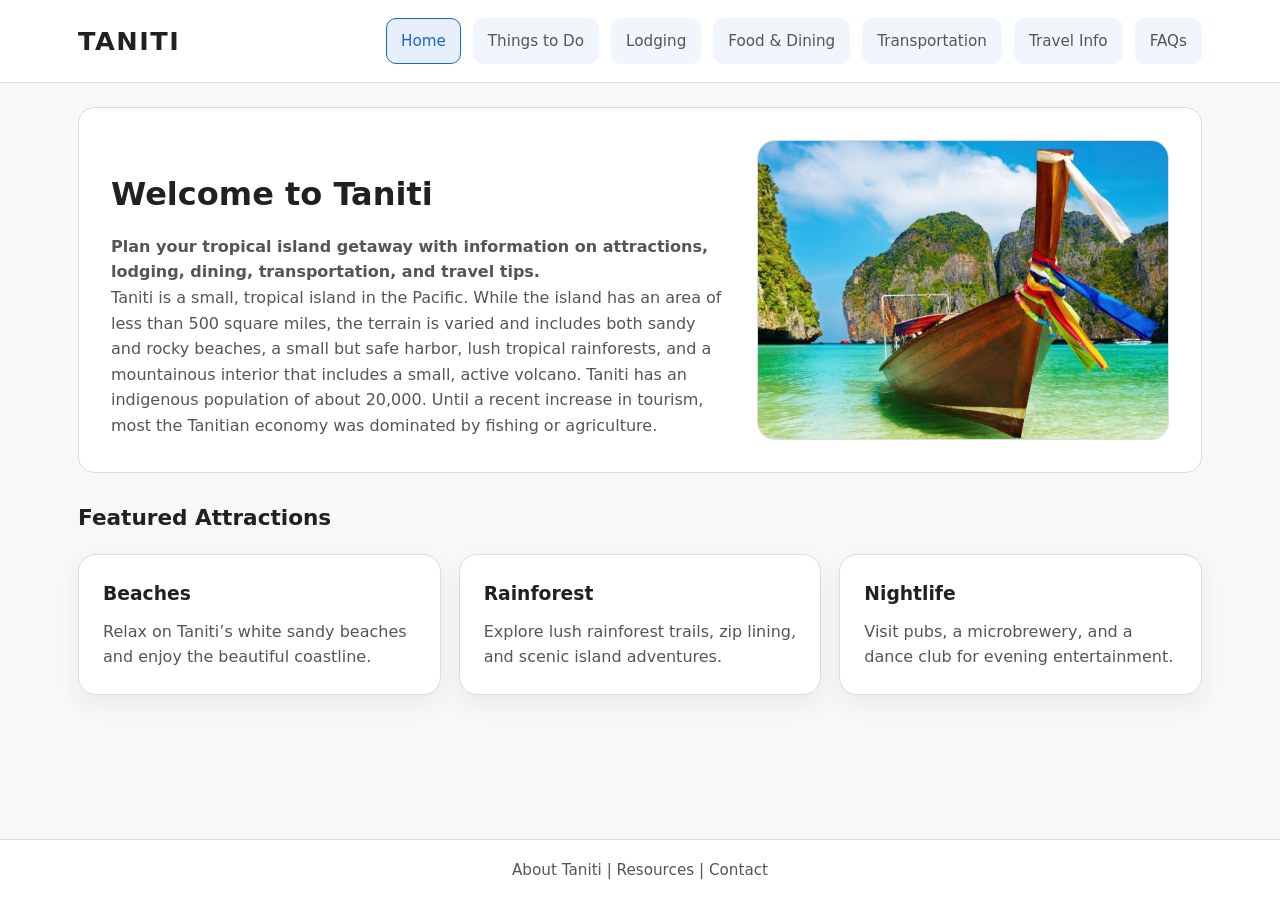
<file: index.html>
<!DOCTYPE html>
<html lang="en">
<head>
  <meta charset="UTF-8">
  <meta name="viewport" content="width=device-width, initial-scale=1.0">
  <title>Taniti | Home</title>
  <link rel="stylesheet" href="styles.css">
</head>
<body>
  <!-- Shared top navigation for every page -->
  <header class="site-header">
    <div class="header-inner">
      <div class="brand">TANITI</div>
      <nav class="main-nav" aria-label="Primary navigation">
        <a href="index.html" class="nav-link active">Home</a>
        <a href="things-to-do.html" class="nav-link">Things to Do</a>
        <a href="lodging.html" class="nav-link">Lodging</a>
        <a href="food-dining.html" class="nav-link">Food & Dining</a>
        <a href="transportation.html" class="nav-link">Transportation</a>
        <a href="travel-info.html" class="nav-link">Travel Info</a>
        <a href="faqs.html" class="nav-link">FAQs</a>
      </nav>
    </div>
  </header>

  <main class="page-content">
    <!-- Hero section for the home page -->
    <section class="hero-section">
      <div class="hero-copy">
        <h1>Welcome to Taniti</h1>
        <p><b>Plan your tropical island getaway with information on attractions, lodging, dining, transportation, and travel tips.</b></p>
        <p>Taniti is a small, tropical island in the Pacific. While the island has an area of less than 500 square miles, the
        terrain is varied and includes both sandy and rocky beaches, a small but safe harbor, lush tropical rainforests, and a
        mountainous interior that includes a small, active volcano. Taniti has an indigenous population of about 20,000. Until a
        recent increase in tourism, most the Tanitian economy was dominated by fishing or agriculture.</p>
      </div>
      <div class="hero-image">
        <img src="images/boat.jpg" alt="Boat near the island of Taniti">
      </div>
    </section>

    <section class="card-section">
      <h2>Featured Attractions</h2>
      <div class="card-grid">
        <article class="card">
          <h3>Beaches</h3>
          <p>Relax on Taniti’s white sandy beaches and enjoy the beautiful coastline.</p>
        </article>
        <article class="card">
          <h3>Rainforest</h3>
          <p>Explore lush rainforest trails, zip lining, and scenic island adventures.</p>
        </article>
        <article class="card">
          <h3>Nightlife</h3>
          <p>Visit pubs, a microbrewery, and a dance club for evening entertainment.</p>
        </article>
      </div>
    </section>
  </main>

  <!-- Simple footer for every page -->
  <footer class="site-footer">
    <p>About Taniti | Resources | Contact</p>
  </footer>
</body>
</html>
</file>
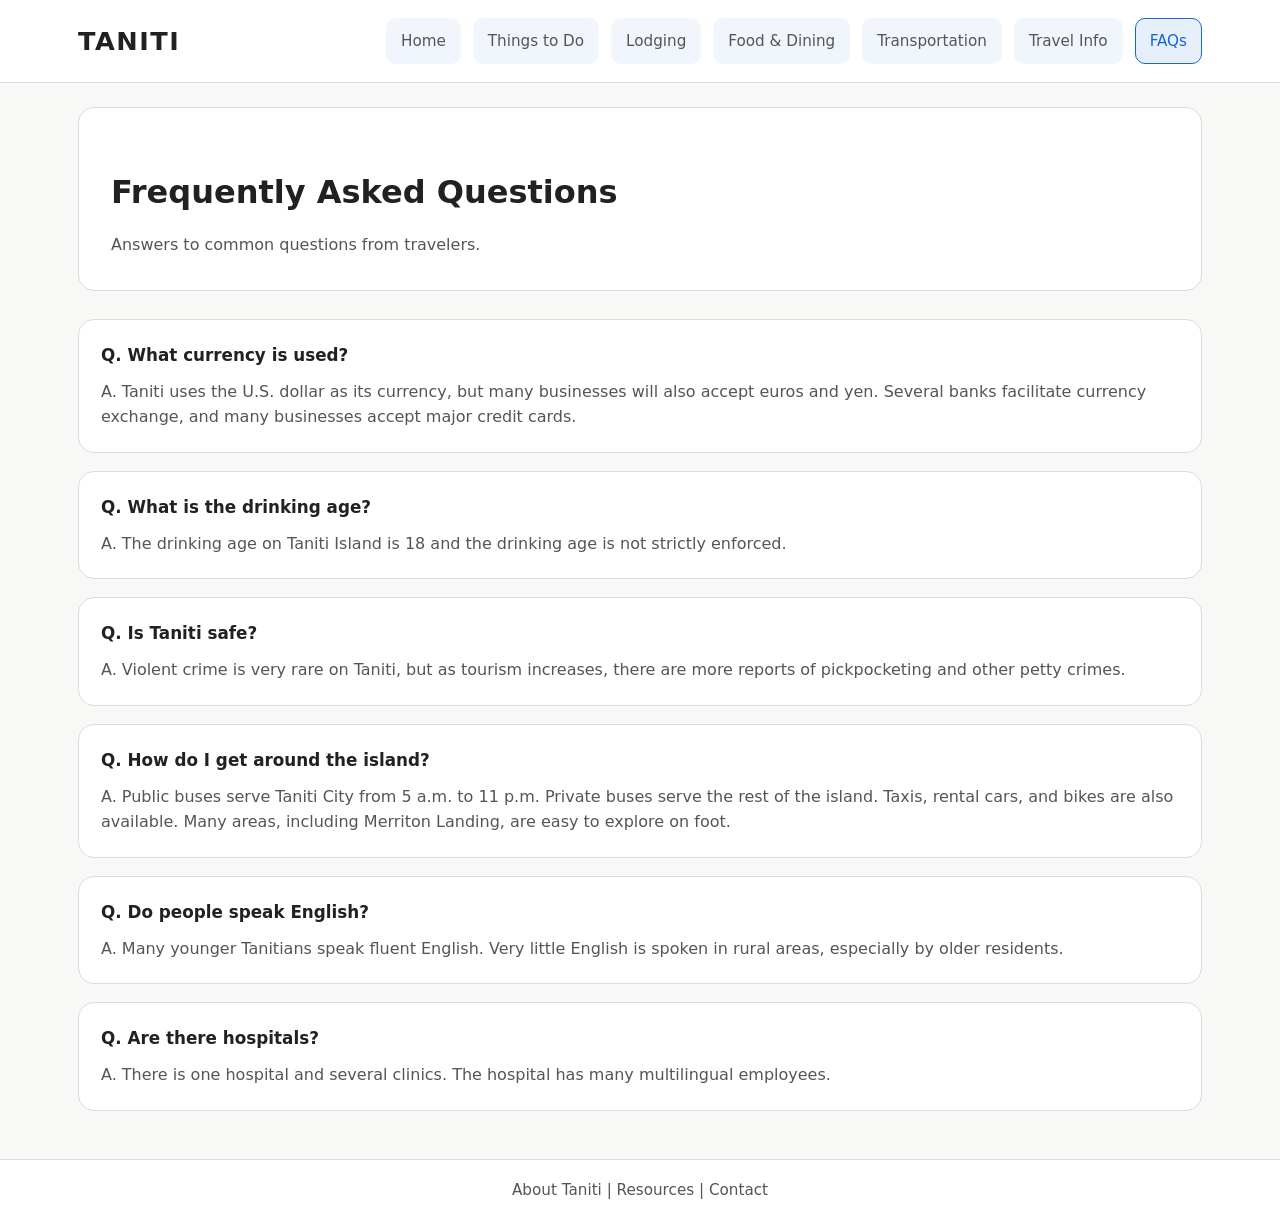
<file: faqs.html>
<!DOCTYPE html>
<html lang="en">
<head>
  <meta charset="UTF-8">
  <meta name="viewport" content="width=device-width, initial-scale=1.0">
  <title>Taniti | FAQs</title>
  <link rel="stylesheet" href="styles.css">
</head>
<body>
  <header class="site-header">
    <div class="header-inner">
      <div class="brand">TANITI</div>
      <nav class="main-nav" aria-label="Primary navigation">
        <a href="index.html" class="nav-link">Home</a>
        <a href="things-to-do.html" class="nav-link ">Things to Do</a>
        <a href="lodging.html" class="nav-link">Lodging</a>
        <a href="food-dining.html" class="nav-link">Food & Dining</a>
        <a href="transportation.html" class="nav-link">Transportation</a>
        <a href="travel-info.html" class="nav-link">Travel Info</a>
        <a href="faqs.html" class="nav-link active">FAQs</a>
      </nav>
    </div>
  </header>

  <main class="page-content">
    <section class="hero-section small-hero">
      <div class="hero-copy">
        <h1>Frequently Asked Questions</h1>
        <p>Answers to common questions from travelers.</p>
      </div>
    </section>

    <section class="faq-section">
      <article class="faq-item">
        <h2>Q. What currency is used?</h2>
        <p>A. Taniti uses the U.S. dollar as its currency, but many businesses will also accept euros and yen. Several banks facilitate currency exchange, and many businesses accept major credit cards.</p>
      </article>
      <article class="faq-item">
        <h2>Q. What is the drinking age?</h2>
        <p>A. The drinking age on Taniti Island is 18 and the drinking age is not strictly enforced.</p>
      </article>
      <article class="faq-item">
        <h2>Q. Is Taniti safe?</h2>
        <p>A. Violent crime is very rare on Taniti, but as tourism increases, there are more reports of pickpocketing and other petty crimes.</p>
      </article>
      <article class="faq-item">
        <h2>Q. How do I get around the island?</h2>
        <p>A. Public buses serve Taniti City from 5 a.m. to 11 p.m. Private buses serve the rest of the island. Taxis, rental cars, and bikes are also available. Many areas, including Merriton Landing, are easy to explore on foot.</p>
      </article>
      <article class="faq-item">
        <h2>Q. Do people speak English?</h2>
        <p>A. Many younger Tanitians speak fluent English. Very little English is spoken in rural areas, especially by older residents.</p>
      </article>
      <article class="faq-item">
        <h2>Q. Are there hospitals?</h2>
        <p>A. There is one hospital and several clinics. The hospital has many multilingual employees.</p>
      </article>
    </section>
  </main>

  <footer class="site-footer">
    <p>About Taniti | Resources | Contact</p>
  </footer>
</body>
</html>
</file>
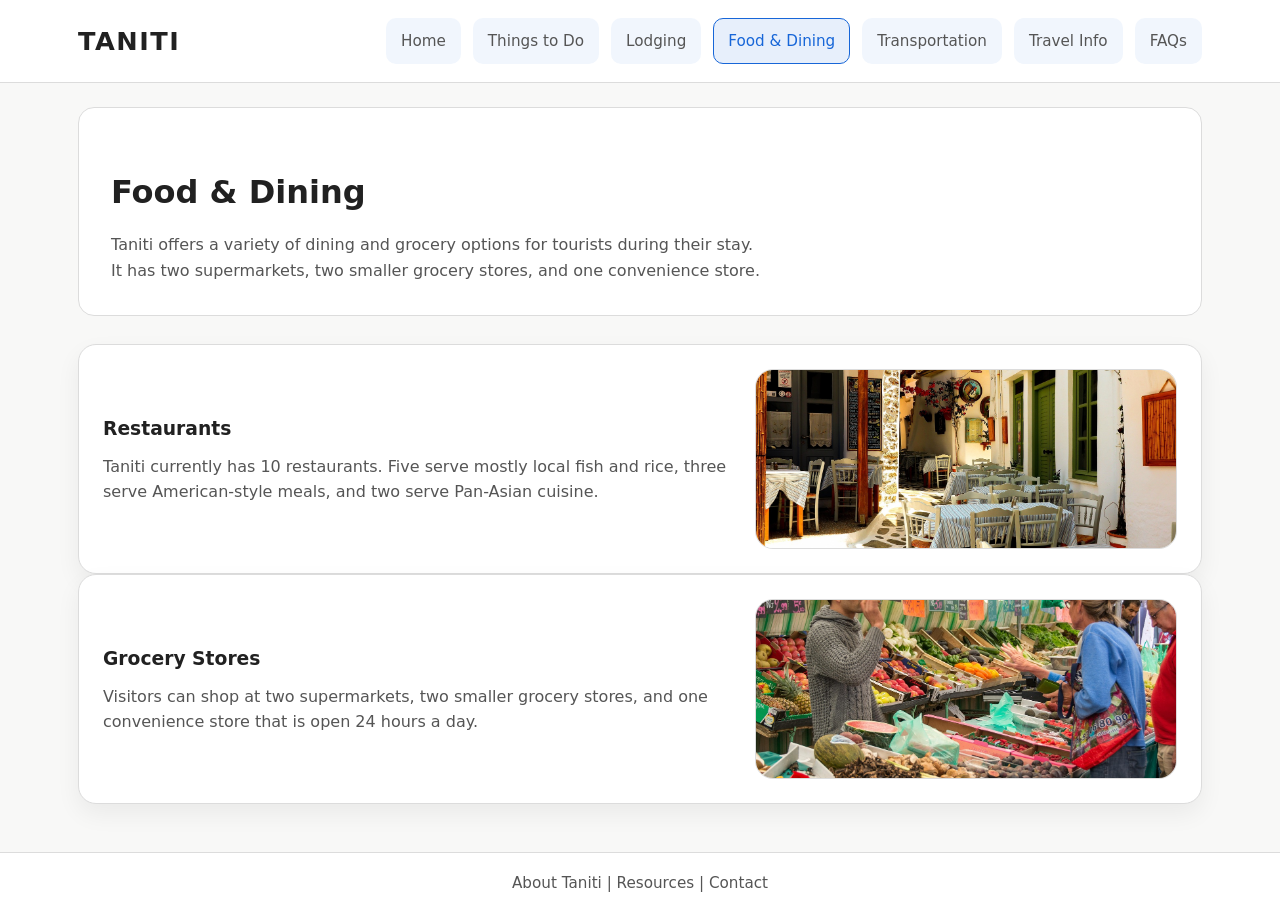
<file: food-dining.html>
<!DOCTYPE html>
<html lang="en">

<head>
  <meta charset="UTF-8">
  <meta name="viewport" content="width=device-width, initial-scale=1.0">
  <title>Taniti | Food & Dining</title>
  <link rel="stylesheet" href="styles.css">
</head>

<body>
  <header class="site-header">
    <div class="header-inner">
      <div class="brand">TANITI</div>
      <nav class="main-nav" aria-label="Primary navigation">
        <a href="index.html" class="nav-link">Home</a>
        <a href="things-to-do.html" class="nav-link">Things to Do</a>
        <a href="lodging.html" class="nav-link">Lodging</a>
        <a href="food-dining.html" class="nav-link active">Food & Dining</a>
        <a href="transportation.html" class="nav-link">Transportation</a>
        <a href="travel-info.html" class="nav-link">Travel Info</a>
        <a href="faqs.html" class="nav-link">FAQs</a>
      </nav>
    </div>
  </header>

  <main class="page-content">
    <section class="hero-section small-hero">
      <div class="hero-copy">
        <h1>Food & Dining</h1>
        <p>Taniti offers a variety of dining and grocery options for tourists during their stay.</p>
        <p>It has two supermarkets, two smaller grocery stores, and one convenience store.</p>
      </div>

    </section>

    <section class="card-section two-column-grid">
      <article class="card wide-card media-card">
        <div class="card-copy">
          <h3>Restaurants</h3>
          <p>Taniti currently has 10 restaurants. Five serve mostly local fish and rice, three serve American-style meals,
            and two serve Pan-Asian cuisine.</p>
        </div>
        <div class="card-image">
          <img src="images/restaurant.jpg" alt="Restaurant on Taniti">
        </div>
      </article>
    
      <article class="card wide-card media-card">
        <div class="card-copy">
          <h3>Grocery Stores</h3>
          <p>Visitors can shop at two supermarkets, two smaller grocery stores, and one convenience store that is open 24
            hours a day.</p>
        </div>
        <div class="card-image">
          <img src="images/market.jpg" alt="Grocery stores on Taniti">
        </div>
      </article>
    </section>
  </main>

  <footer class="site-footer">
    <p>About Taniti | Resources | Contact</p>
  </footer>
</body>

</html>
</file>
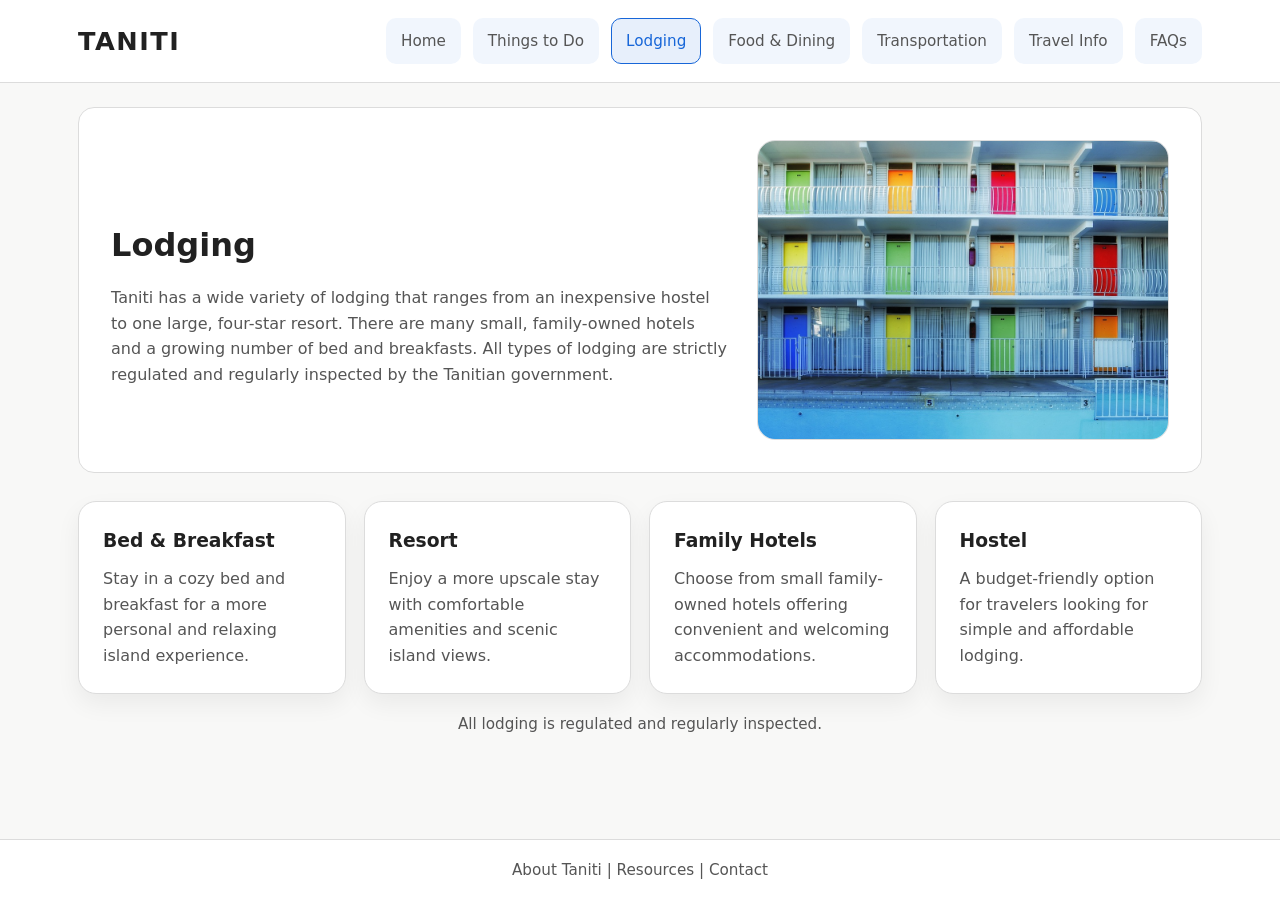
<file: lodging.html>
<!DOCTYPE html>
<html lang="en">
<head>
  <meta charset="UTF-8">
  <meta name="viewport" content="width=device-width, initial-scale=1.0">
  <title>Taniti | Lodging</title>
  <link rel="stylesheet" href="styles.css">
</head>
<body>
  <header class="site-header">
    <div class="header-inner">
      <div class="brand">TANITI</div>
      <nav class="main-nav" aria-label="Primary navigation">
        <a href="index.html" class="nav-link">Home</a>
        <a href="things-to-do.html" class="nav-link">Things to Do</a>
        <a href="lodging.html" class="nav-link active">Lodging</a>
        <a href="food-dining.html" class="nav-link">Food & Dining</a>
        <a href="transportation.html" class="nav-link">Transportation</a>
        <a href="travel-info.html" class="nav-link">Travel Info</a>
        <a href="faqs.html" class="nav-link">FAQs</a>
      </nav>
    </div>
  </header>

  <main class="page-content">
    <section class="hero-section">
      <div class="hero-copy">
        <h1>Lodging</h1>
        <p>Taniti has a wide variety of lodging that ranges from an inexpensive hostel to one large, four-star resort. There are
        many small, family-owned hotels and a growing number of bed and breakfasts. All types of lodging are strictly regulated
        and regularly inspected by the Tanitian government.</p>
      </div>
      <div class="hero-image">
        <img src="images/lodging.jpg" alt="Lodging options on Taniti">
      </div>
    </section>

    <section class="card-section">
      <div class="card-grid four-column">
        <article class="card">
          <h3>Bed &amp; Breakfast</h3>
          <p>Stay in a cozy bed and breakfast for a more personal and relaxing island experience.</p>
        </article>
        <article class="card">
          <h3>Resort</h3>
          <p>Enjoy a more upscale stay with comfortable amenities and scenic island views.</p>
        </article>
        <article class="card">
          <h3>Family Hotels</h3>
          <p>Choose from small family-owned hotels offering convenient and welcoming accommodations.</p>
        </article>
        <article class="card">
          <h3>Hostel</h3>
          <p>A budget-friendly option for travelers looking for simple and affordable lodging.</p>
        </article>
      </div>
      <p class="notice">All lodging is regulated and regularly inspected.</p>
    </section>
  </main>

  <footer class="site-footer">
    <p>About Taniti | Resources | Contact</p>
  </footer>
</body>
</html>
</file>
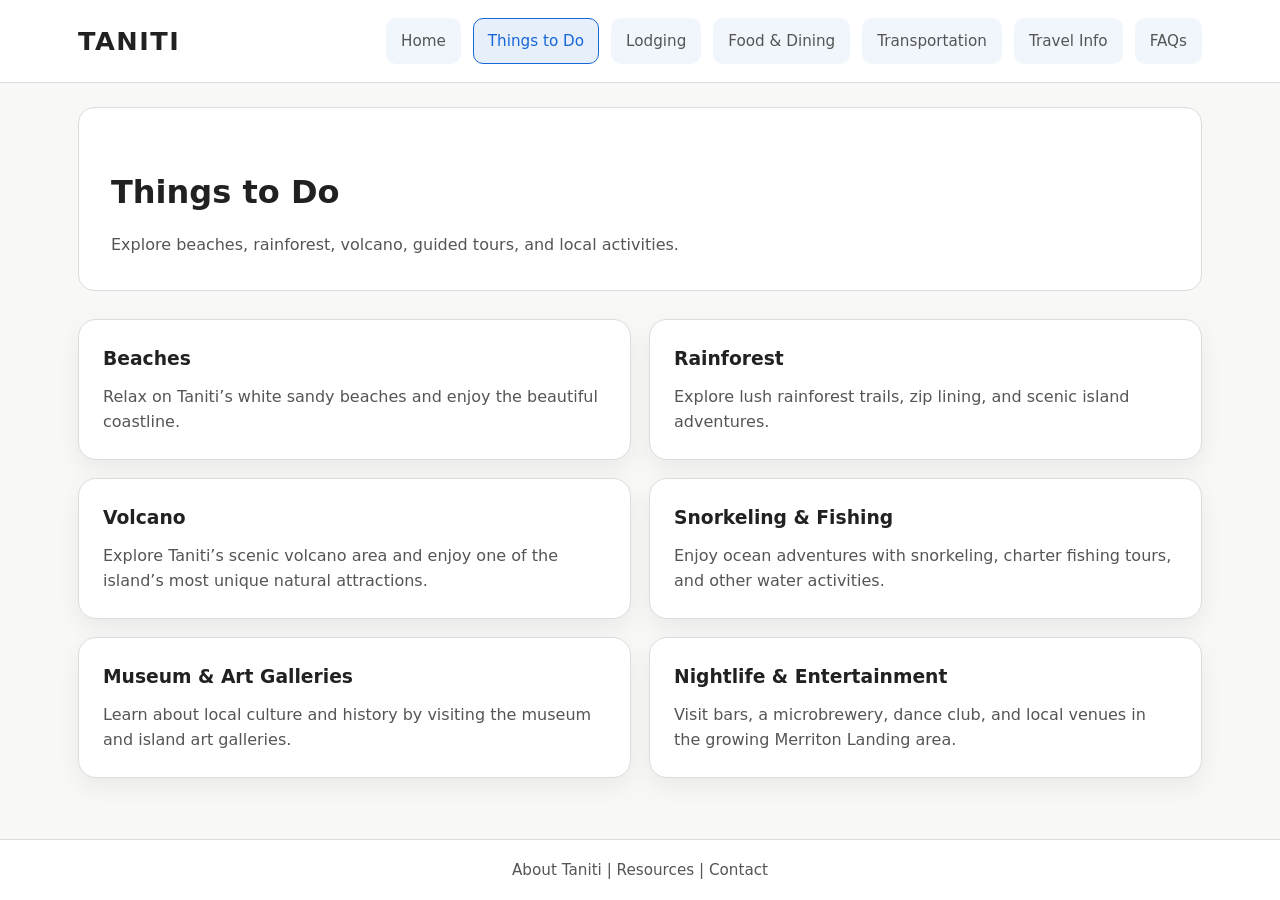
<file: things-to-do.html>
<!DOCTYPE html>
<html lang="en">
<head>
  <meta charset="UTF-8">
  <meta name="viewport" content="width=device-width, initial-scale=1.0">
  <title>Taniti | Things to Do</title>
  <link rel="stylesheet" href="styles.css">
</head>
<body>
  <header class="site-header">
    <div class="header-inner">
      <div class="brand">TANITI</div>
      <nav class="main-nav" aria-label="Primary navigation">
        <a href="index.html" class="nav-link">Home</a>
        <a href="things-to-do.html" class="nav-link active">Things to Do</a>
        <a href="lodging.html" class="nav-link">Lodging</a>
        <a href="food-dining.html" class="nav-link">Food & Dining</a>
        <a href="transportation.html" class="nav-link">Transportation</a>
        <a href="travel-info.html" class="nav-link">Travel Info</a>
        <a href="faqs.html" class="nav-link">FAQs</a>
      </nav>
    </div>
  </header>

  <main class="page-content">
    <section class="hero-section small-hero">
      <div class="hero-copy">
        <h1>Things to Do</h1>
        <p>Explore beaches, rainforest, volcano, guided tours, and local activities.</p>
      </div>
    </section>

    <section class="card-section">
      <div class="card-grid two-column">
        <article class="card">
          <h3>Beaches</h3>
          <p>Relax on Taniti’s white sandy beaches and enjoy the beautiful coastline.</p>
        </article>
        <article class="card">
          <h3>Rainforest</h3>
          <p>Explore lush rainforest trails, zip lining, and scenic island adventures.</p>
        </article>
        <article class="card">
          <h3>Volcano</h3>
          <p>Explore Taniti’s scenic volcano area and enjoy one of the island’s most unique natural attractions.</p>
        </article>
        <article class="card">
          <h3>Snorkeling &amp; Fishing</h3>
          <p>Enjoy ocean adventures with snorkeling, charter fishing tours, and other water activities.</p>
        </article>
        <article class="card">
          <h3>Museum &amp; Art Galleries</h3>
          <p>Learn about local culture and history by visiting the museum and island art galleries.</p>
        </article>
        <article class="card">
          <h3>Nightlife &amp; Entertainment</h3>
          <p>Visit bars, a microbrewery, dance club, and local venues in the growing Merriton Landing area.</p>
        </article>
      </div>
    </section>
  </main>

  <footer class="site-footer">
    <p>About Taniti | Resources | Contact</p>
  </footer>
</body>
</html>
</file>
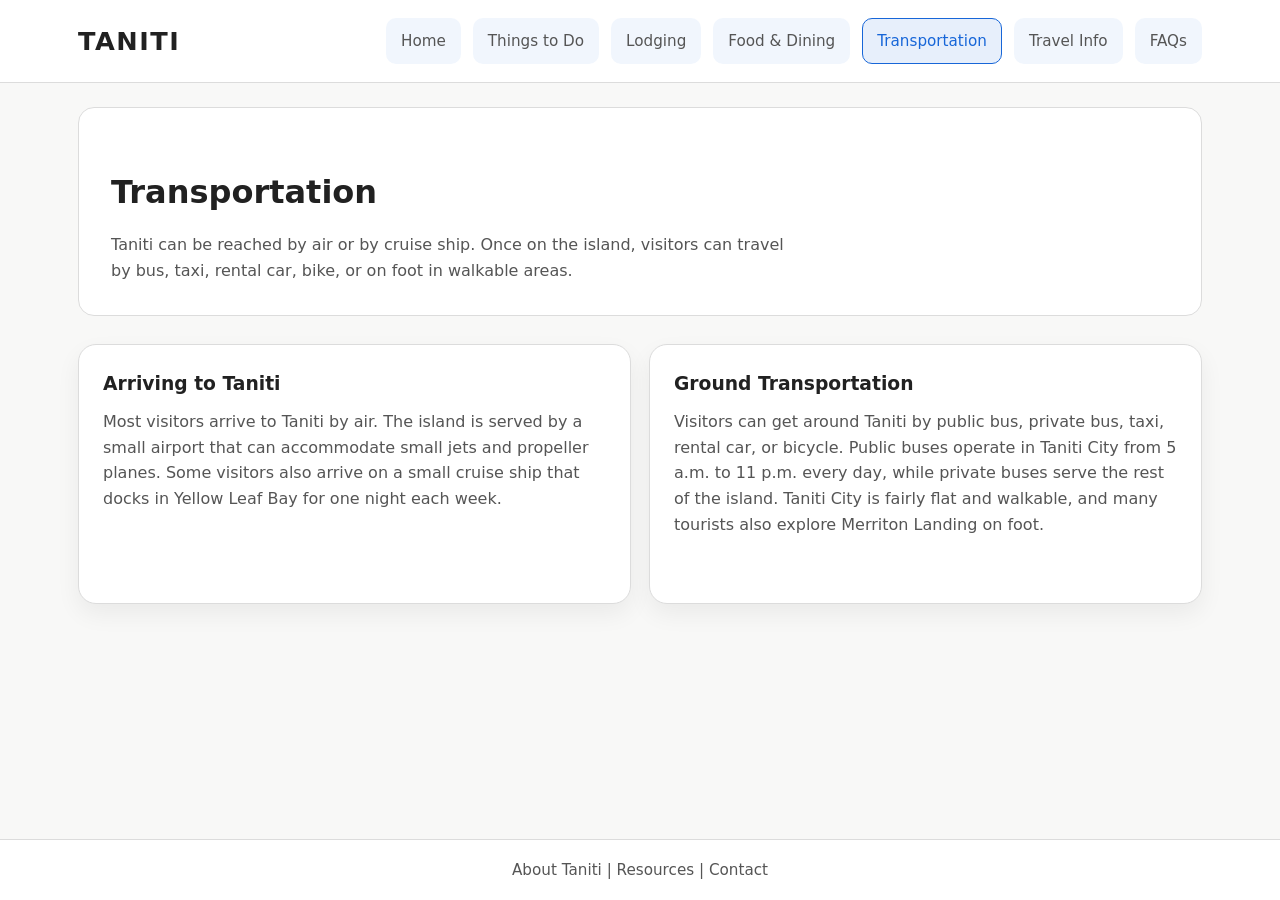
<file: transportation.html>
<!DOCTYPE html>
<html lang="en">
<head>
  <meta charset="UTF-8">
  <meta name="viewport" content="width=device-width, initial-scale=1.0">
  <title>Taniti | Transportation</title>
  <link rel="stylesheet" href="styles.css">
</head>
<body>
  <header class="site-header">
    <div class="header-inner">
      <div class="brand">TANITI</div>
      <nav class="main-nav" aria-label="Primary navigation">
        <a href="index.html" class="nav-link">Home</a>
        <a href="things-to-do.html" class="nav-link">Things to Do</a>
        <a href="lodging.html" class="nav-link">Lodging</a>
        <a href="food-dining.html" class="nav-link">Food & Dining</a>
        <a href="transportation.html" class="nav-link active">Transportation</a>
        <a href="travel-info.html" class="nav-link">Travel Info</a>
        <a href="faqs.html" class="nav-link">FAQs</a>
      </nav>
    </div>
  </header>

  <main class="page-content">
    <section class="hero-section small-hero">
      <div class="hero-copy">
        <h1>Transportation</h1>
        <p>Taniti can be reached by air or by cruise ship. Once on the island, visitors can travel by bus, taxi, rental car, bike,
        or on foot in walkable areas.</p>
      </div>
    </section>

    <section class="transport-grid">
      <article class="card transport-card">
        <h3>Arriving to Taniti</h3>
        <p>Most visitors arrive to Taniti by air. The island is served by a small airport that can accommodate small jets and
        propeller planes. Some visitors also arrive on a small cruise ship that docks in Yellow Leaf Bay for one night each
        week.</p>
      </article>
      <article class="card transport-card">
        <h3>Ground Transportation</h3>
        <p>Visitors can get around Taniti by public bus, private bus, taxi, rental car, or bicycle. Public buses operate in Taniti
        City from 5 a.m. to 11 p.m. every day, while private buses serve the rest of the island. Taniti City is fairly flat and
        walkable, and many tourists also explore Merriton Landing on foot.</p>
      </article>
    </section>
  </main>

  <footer class="site-footer">
    <p>About Taniti | Resources | Contact</p>
  </footer>
</body>
</html>
</file>
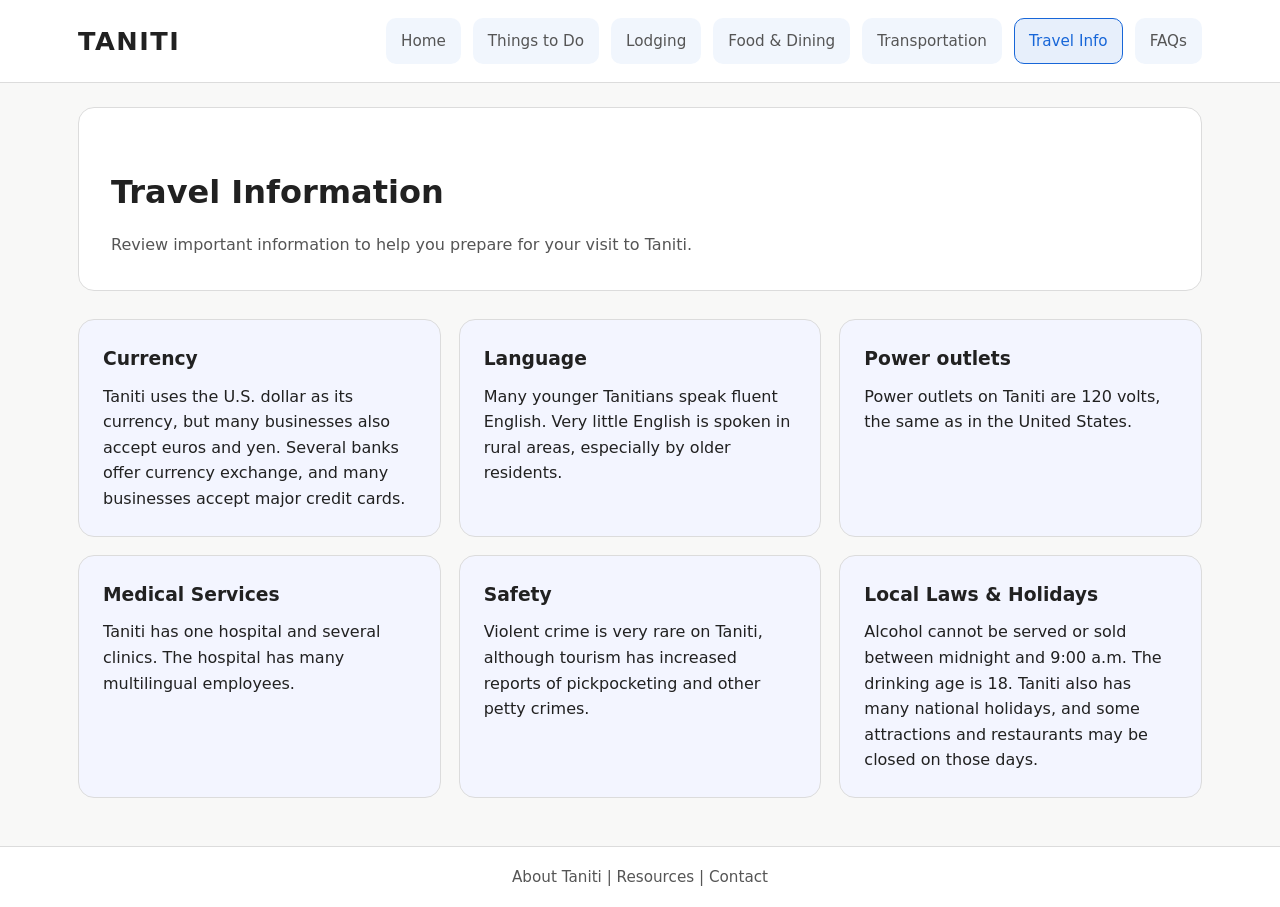
<file: travel-info.html>
<!DOCTYPE html>
<html lang="en">
<head>
  <meta charset="UTF-8">
  <meta name="viewport" content="width=device-width, initial-scale=1.0">
  <title>Taniti | Travel Info</title>
  <link rel="stylesheet" href="styles.css">
</head>
<body>
  <header class="site-header">
    <div class="header-inner">
      <div class="brand">TANITI</div>
      <nav class="main-nav" aria-label="Primary navigation">
        <a href="index.html" class="nav-link">Home</a>
        <a href="things-to-do.html" class="nav-link">Things to Do</a>
        <a href="lodging.html" class="nav-link">Lodging</a>
        <a href="food-dining.html" class="nav-link">Food & Dining</a>
        <a href="transportation.html" class="nav-link">Transportation</a>
        <a href="travel-info.html" class="nav-link active">Travel Info</a>
        <a href="faqs.html" class="nav-link">FAQs</a>
      </nav>
    </div>
  </header>

  <main class="page-content">
    <section class="hero-section small-hero">
      <div class="hero-copy">
        <h1>Travel Information</h1>
        <p>Review important information to help you prepare for your visit to Taniti.</p>
      </div>
    </section>

    <section class="info-grid">
      <article class="info-card">
        <h3>Currency</h3>
        <p>Taniti uses the U.S. dollar as its currency, but many businesses also accept euros and yen. Several banks offer currency exchange, and many businesses accept major credit cards.</p>
      </article>
      <article class="info-card">
        <h3>Language</h3>
        <p>Many younger Tanitians speak fluent English. Very little English is spoken in rural areas, especially by older residents.</p>
      </article>
      <article class="info-card">
        <h3>Power outlets</h3>
        <p>Power outlets on Taniti are 120 volts, the same as in the United States.</p>
      </article>
      <article class="info-card">
        <h3>Medical Services</h3>
        <p>Taniti has one hospital and several clinics. The hospital has many multilingual employees.</p>
      </article>
      <article class="info-card">
        <h3>Safety</h3>
        <p>Violent crime is very rare on Taniti, although tourism has increased reports of pickpocketing and other petty crimes.</p>
      </article>
      <article class="info-card">
        <h3>Local Laws &amp; Holidays</h3>
        <p>Alcohol cannot be served or sold between midnight and 9:00 a.m. The drinking age is 18. Taniti also has many national holidays, and some attractions and restaurants may be closed on those days.</p>
      </article>
    </section>
  </main>

  <footer class="site-footer">
    <p>About Taniti | Resources | Contact</p>
  </footer>
</body>
</html>
</file>
<file: styles.css>
:root {
  --bg: #f8f8f7;
  --surface: #ffffff;
  --border: #dcdcdc;
  --text: #212121;
  --muted: #555555;
  --accent: #1766d8;
  --shadow: 0 10px 25px rgba(0, 0, 0, 0.06);
  --radius: 16px;
}

/* Global page styles */
* {
  box-sizing: border-box;
}

html,
body {
  height: 100%;
  margin: 0;
}

html {
  scroll-behavior: smooth;
}

body {
  min-height: 100vh;
  display: flex;
  flex-direction: column;
  font-family: Inter, system-ui, sans-serif;
  color: var(--text);
  background: var(--bg);
  line-height: 1.6;
}

a {
  color: inherit;
  text-decoration: none;
}

p {
  margin: 0;
}

/* Page wrapper and spacing */
.page-content {
  flex: 1;
  max-width: 1180px;
  margin: 0 auto;
  padding: 24px 28px 48px;
  width: 100%;
}

/* Header navigation */
.site-header {
  background: var(--surface);
  border-bottom: 1px solid var(--border);
  position: sticky;
  top: 0;
  z-index: 10;
}

.header-inner {
  max-width: 1180px;
  margin: 0 auto;
  padding: 18px 28px;
  display: flex;
  align-items: center;
  justify-content: space-between;
  gap: 24px;
}
.brand {
  font-size: 1.6rem;
  font-weight: 700;
  letter-spacing: 0.06em;
}
.main-nav {
  display: flex;
  flex-wrap: wrap;
  gap: 12px;
}
.nav-link {
  display: inline-block;
  padding: 10px 14px;
  border: 1px solid transparent;
  border-radius: 10px;
  background: rgba(23, 102, 216, 0.06);
  color: var(--muted);
  font-size: 0.95rem;
}
.nav-link:hover,
.nav-link:focus-visible {
  background: rgba(23, 102, 216, 0.12);
  color: var(--text);
}
.nav-link.active {
  border-color: var(--accent);
  color: var(--accent);
  background: rgba(23, 102, 216, 0.1);
}

/* Hero sections */
.hero-section {
  display: grid;
  grid-template-columns: 1.2fr 0.8fr;
  gap: 28px;
  align-items: center;
  background: var(--surface);
  border: 1px solid var(--border);
  border-radius: var(--radius);
  padding: 32px;
  margin-bottom: 28px;
}
.hero-section.small-hero {
  grid-template-columns: 1fr;
}
.hero-copy h1 {
  margin-bottom: 14px;
  font-size: clamp(2rem, 2.3vw, 2.7rem);
}
.hero-copy p {
  color: var(--muted);
  max-width: 680px;
}
.hero-image {
  width: 100%;
  max-width: 500px;
  height: 300px;
  overflow: hidden;
  border: 1px solid var(--border);
  border-radius: 18px;
  background: #eef4ff;
}

.hero-image img {
  width: 100%;
  height: 100%;
  object-fit: cover;
  display: block;
}

/*.hero-image-icon {
  font-size: 3rem;
}*/

/* Card sections */
.card-section {
  margin-top: 12px;
}
.card-section h2 {
  margin-bottom: 18px;
  font-size: 1.35rem;
}
.card-grid {
  display: grid;
  gap: 18px;
  grid-template-columns: repeat(3, minmax(240px, 1fr));
}
.card-grid.two-column {
  grid-template-columns: repeat(2, minmax(240px, 1fr));
}
.media-card {
  display: grid;
  grid-template-columns: 1.2fr 0.8fr;
  gap: 20px;
  align-items: center;
}
.card-image {
  width: 100%;
  height: 180px;
  overflow: hidden;
  border: 1px solid var(--border);
  border-radius: 18px;
  background: #eef4ff;
}

.card-image img {
  width: 100%;
  height: 100%;
  object-fit: cover;
  display: block;
}
.card-copy h3 {
  margin-bottom: 12px;
}
.card-grid.four-column {
  grid-template-columns: repeat(4, minmax(220px, 1fr));
}
.card {
  background: var(--surface);
  border: 1px solid var(--border);
  border-radius: 18px;
  padding: 24px;
  box-shadow: var(--shadow);
}
.card h3 {
  margin-top: 0;
  margin-bottom: 10px;
}
.card p {
  color: var(--muted);
}
.wide-card {
  min-height: 220px;
}
.notice {
  margin-top: 18px;
  font-size: 0.95rem;
  color: var(--muted);
  text-align: center;
}

/* Transportation page layout */
.transport-grid {
  display: grid;
  grid-template-columns: 1fr 1fr;
  gap: 18px;
  margin-top: 18px;
}
.transport-card {
  min-height: 260px;
}

/* Travel Info and FAQ content */
.info-grid,
.faq-section {
  display: grid;
  gap: 18px;
}
.info-grid {
  grid-template-columns: repeat(3, minmax(220px, 1fr));
}
.info-card {
  background: #f3f5ff;
  border: 1px solid var(--border);
  border-radius: var(--radius);
  padding: 24px;
}
.info-card h3 {
  margin-top: 0;
  margin-bottom: 10px;
}
.faq-item {
  background: var(--surface);
  border: 1px solid var(--border);
  border-radius: var(--radius);
  padding: 22px;
}
.faq-item h2 {
  margin: 0 0 10px;
  font-size: 1.05rem;
}
.faq-item p {
  color: var(--muted);
}

/* Footer styling */
.site-footer {
  padding: 18px 28px;
  background: var(--surface);
  border-top: 1px solid var(--border);
  text-align: center;
  font-size: 0.95rem;
  color: var(--muted);
}

/* Responsive layout adjustments */
@media (max-width: 980px) {
  .hero-section,
  .transport-grid,
  .info-grid {
    grid-template-columns: 1fr;
  }
  .card-grid.four-column {
    grid-template-columns: repeat(2, minmax(220px, 1fr));
  }
}

@media (max-width: 720px) {
  .site-header {
    flex-direction: column;
    align-items: stretch;
    gap: 12px;
  }
  .main-nav {
    justify-content: center;
  }
  .page-content {
    padding: 18px 16px 36px;
  }
  .hero-section {
    padding: 24px;
  }
  .card-grid,
  .transport-grid,
  .info-grid {
    gap: 14px;
  }
}
</file>
